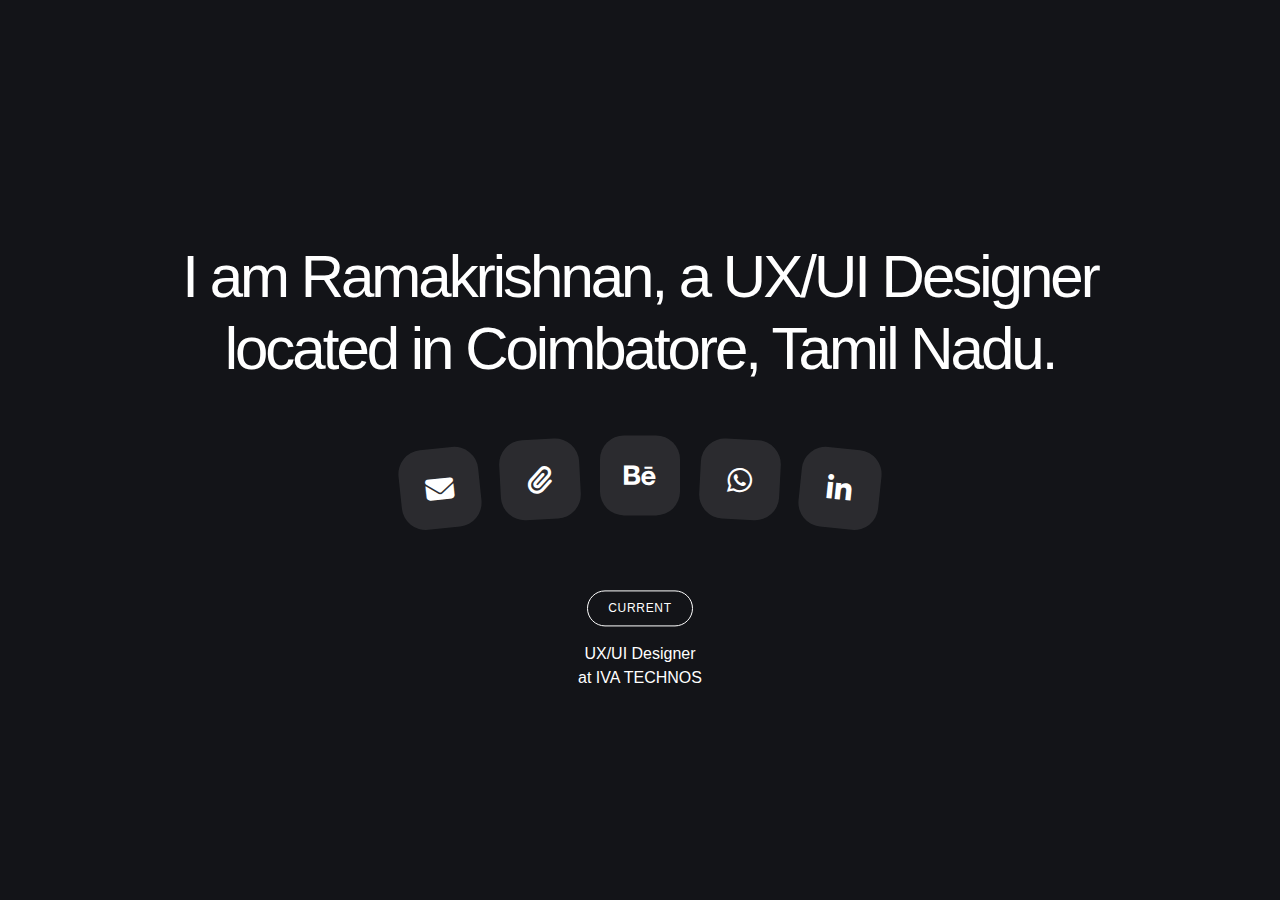
<file: index.html>
<!DOCTYPE html>
<html>
<head>
    <title>Ramakrishnan - Portfolio</title>
    <link rel="icon" type="image/x-icon" href="/assets/images/Favicon.png">
    <link rel="stylesheet" href="style.css">
    <link rel="stylesheet" href="https://cdnjs.cloudflare.com/ajax/libs/font-awesome/6.2.1/css/all.min.css">
    <meta name="viewport" content="width=device-width" />

</head>
<body> 

<div class="container">
    
    <h1>I am Ramakrishnan, a UX/UI Designer located in Coimbatore, Tamil Nadu.</h1>
    <div class="socialButtons">
        <a href="mailto:ramki.uiux07@gmail.com" target="_blank" tabindex="1" class="button b1">
            <span class="tooltiptext">Reach out&#160&#160<i class="fa-sharp fa-solid fa-arrow-up-right-from-square"></i></span>
            <div class="placeholder">
                <i class="fa-solid fa-envelope"></i>             
            </div>
        </a>
        <a href="https://drive.google.com/drive/folders/1wd_J7NH0gqDHnwcAuoM1M9RQiHVlyXGH" target="_blank" tabindex="2" class="button b2">
            <span class="tooltiptext">Resume&#160&#160<i class="fa-sharp fa-solid fa-arrow-up-right-from-square"></i></span>
            <div class="placeholder">
                <i class="fa-solid fa-paperclip"></i> 
            </div>
        </a>
        <a href="https://www.behance.net/ramakrishnan_r" target="_blank" tabindex="3" class="button b3">
            <span class="tooltiptext">Projects&#160&#160<i class="fa-sharp fa-solid fa-arrow-up-right-from-square"></i></span>
            <div class="placeholder">
                <i class="fa-brands fa-behance"></i>
            </div>
        </a>
        <a href="https://api.whatsapp.com/send?phone=918778621851" target="_blank" tabindex="4" class="button b4">
            <span class="tooltiptext">Whatsapp&#160&#160<i class="fa-sharp fa-solid fa-arrow-up-right-from-square"></i></span>
            <div class="placeholder">
                <i class="fa-brands fa-whatsapp"></i>
                    
            </div>
        </a>
        <a href="https://www.linkedin.com/in/ramakrishnan-r-344043233" target="_blank" tabindex="5" class="button b5">
            <span class="tooltiptext">LinkedIn&#160&#160<i class="fa-sharp fa-solid fa-arrow-up-right-from-square"></i></span>
            <div class="placeholder">
                <i class="fa-brands fa-linkedin-in"></i>
            </div>
        </a>
    </div>
    <div class="socialButtonsMobile">
        <div class="top">
            <a href="mailto:ramki.uiux07@gmail.com" target="_blank" tabindex="1" class="button">
                <div class="placeholder">
                    <i class="fa-solid fa-envelope"></i>
                </div>
            </a>
            <a href="https://drive.google.com/drive/folders/1wd_J7NH0gqDHnwcAuoM1M9RQiHVlyXGH" target="_blank" tabindex="2" class="button">
                <div class="placeholder">
                    <i class="fa-solid fa-paperclip"></i>
                </div>
            </a>
        </div>
        <div class="bottom">
            <a href="https://www.behance.net/ramakrishnan_r" tabindex="3" class="button">
                <div class="placeholder">
                    <i class="fa-brands fa-behance"></i>
                </div>
            </a>
            <a href="https://api.whatsapp.com/send?phone=918778621851" target="_blank" tabindex="4" class="button">
                <div class="placeholder">
                    <i class="fa-brands fa-whatsapp"></i>
                </div>
            </a>
            <a href="https://www.linkedin.com/in/ramakrishnan-r-344043233" target="_blank" tabindex="5" class="button">
                <div class="placeholder">
                    <i class="fa-brands fa-linkedin-in"></i>
                </div>
            </a>
        </div>
    </div>
    <div class="current">
        <div class="workBadge" aria-label="Current"><span>CURRENT</span></div>
        <br>
        <br>
        <h3>UX/UI Designer  <br>at IVA TECHNOS</h3>
    </div>
</div>

</body>
</html>
</file>
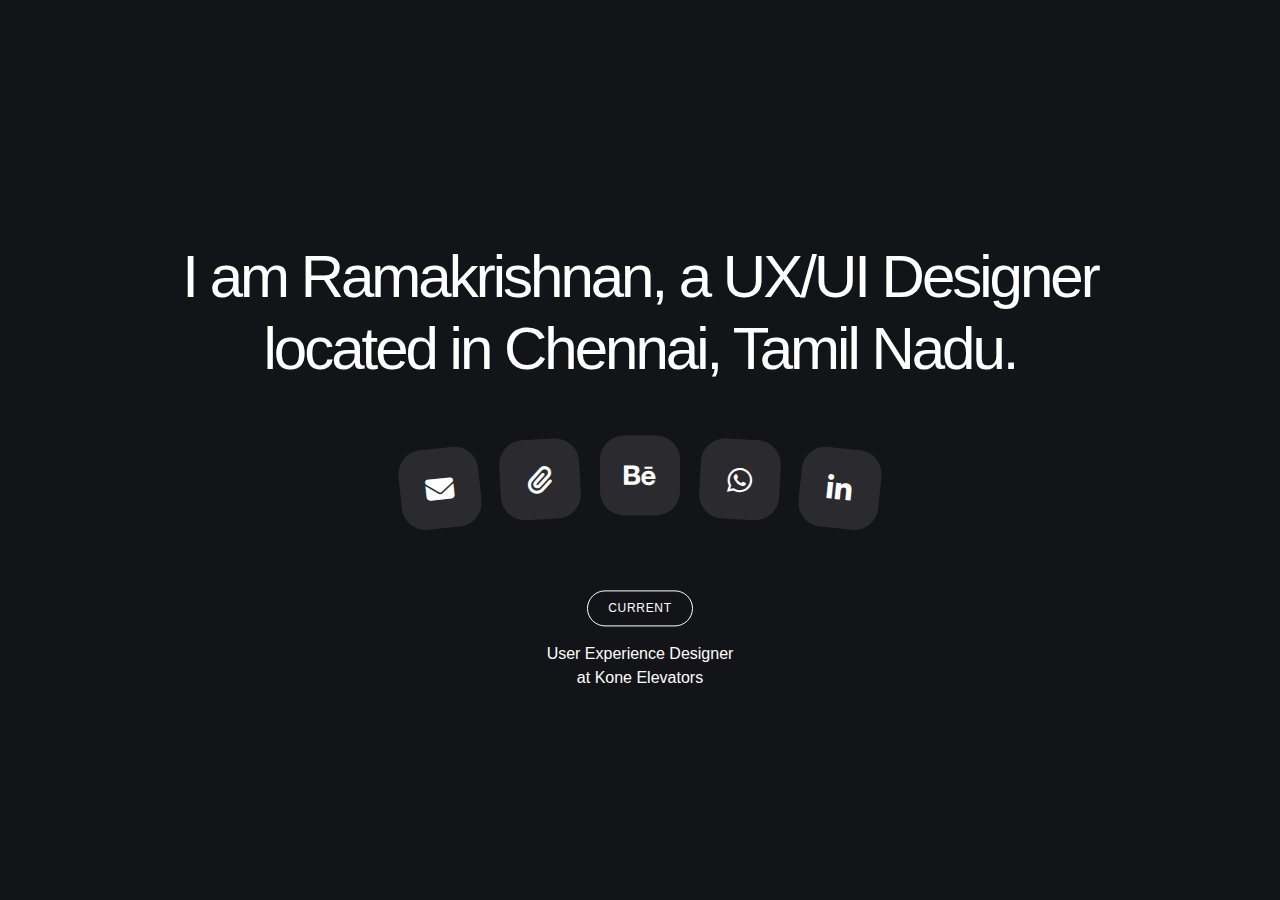
<file: Ramki_portfolio/index.html>
<!DOCTYPE html>
<html>
<head>
    <title>Dane Galbraith - Portfolio</title>
    <link rel="icon" type="image/x-icon" href="/assets/images/Favicon.png">
    <link rel="stylesheet" href="style.css">
    <link rel="stylesheet" href="https://cdnjs.cloudflare.com/ajax/libs/font-awesome/6.2.1/css/all.min.css">
    <meta name="viewport" content="width=device-width" />

</head>
<body> 

<div class="container">
    
    <h1>I am Ramakrishnan, a UX/UI Designer located in Chennai, Tamil Nadu.</h1>
    <div class="socialButtons">
        <a href="mailto:ramki.uiux07@gmail.com" target="_blank" tabindex="1" class="button b1">
            <span class="tooltiptext">Reach out&#160&#160<i class="fa-sharp fa-solid fa-arrow-up-right-from-square"></i></span>
            <div class="placeholder">
                <i class="fa-solid fa-envelope"></i>             
            </div>
        </a>
        <a href="https://drive.google.com/drive/folders/1wd_J7NH0gqDHnwcAuoM1M9RQiHVlyXGH" target="_blank" tabindex="2" class="button b2">
            <span class="tooltiptext">Resume&#160&#160<i class="fa-sharp fa-solid fa-arrow-up-right-from-square"></i></span>
            <div class="placeholder">
                <i class="fa-solid fa-paperclip"></i> 
            </div>
        </a>
        <a href="https://www.behance.net/ramakrishnan_r" target="_blank" tabindex="3" class="button b3">
            <span class="tooltiptext">Projects&#160&#160<i class="fa-sharp fa-solid fa-arrow-up-right-from-square"></i></span>
            <div class="placeholder">
                <i class="fa-brands fa-behance"></i>
            </div>
        </a>
        <a href="https://api.whatsapp.com/send?phone=918778621851" target="_blank" tabindex="4" class="button b4">
            <span class="tooltiptext">Whatsapp&#160&#160<i class="fa-sharp fa-solid fa-arrow-up-right-from-square"></i></span>
            <div class="placeholder">
                <i class="fa-brands fa-whatsapp"></i>
                    
            </div>
        </a>
        <a href="https://www.linkedin.com/in/ramakrishnan-r-344043233" target="_blank" tabindex="5" class="button b5">
            <span class="tooltiptext">LinkedIn&#160&#160<i class="fa-sharp fa-solid fa-arrow-up-right-from-square"></i></span>
            <div class="placeholder">
                <i class="fa-brands fa-linkedin-in"></i>
            </div>
        </a>
    </div>
    <div class="socialButtonsMobile">
        <div class="top">
            <a href="mailto:ramki.uiux07@gmail.com" target="_blank" tabindex="1" class="button">
                <div class="placeholder">
                    <i class="fa-solid fa-envelope"></i>
                </div>
            </a>
            <a href="https://drive.google.com/drive/folders/1wd_J7NH0gqDHnwcAuoM1M9RQiHVlyXGH" target="_blank" tabindex="2" class="button">
                <div class="placeholder">
                    <i class="fa-solid fa-paperclip"></i>
                </div>
            </a>
        </div>
        <div class="bottom">
            <a href="https://www.behance.net/ramakrishnan_r" tabindex="3" class="button">
                <div class="placeholder">
                    <i class="fa-brands fa-behance"></i>
                </div>
            </a>
            <a href="https://api.whatsapp.com/send?phone=918778621851" target="_blank" tabindex="4" class="button">
                <div class="placeholder">
                    <i class="fa-brands fa-whatsapp"></i>
                </div>
            </a>
            <a href="https://www.linkedin.com/in/ramakrishnan-r-344043233" target="_blank" tabindex="5" class="button">
                <div class="placeholder">
                    <i class="fa-brands fa-linkedin-in"></i>
                </div>
            </a>
        </div>
    </div>
    <div class="current">
        <div class="workBadge" aria-label="Current"><span>CURRENT</span></div>
        <br>
        <br>
        <h3>User Experience Designer  <br>at Kone Elevators</h3>
    </div>
</div>

</body>
</html>
</file>
<file: style.css>
body {
  background-color: #131418;
  text-align: center;
}

.container {
  position: absolute;
  transform: translate(-50%, -50%);
  top: 50%;
  left: 50%;
  display: flex;
  flex-direction: column;
  width: 90%;
}

h1 {
  color: white;
  font-family: DM Sans, sans-serif;
  font-style: normal;
  font-weight: 500;
  font-size: 60px;
  letter-spacing: -3px;
  line-height: 1.2em;
  margin-bottom: 50px;
}

h3 {
  color: white;
  font-family: DM Sans, sans-serif;
  font-weight: 400;
  font-size: 16px;
  letter-spacing: 0px;
  line-height: 1.5em;
  margin-block-start: 0.5em;
  margin-block-end: 0.5em;
}

/* Currently Badge */
.workBadge {
  margin-top: 70px;
  color: white;
  font-family: DM Sans, sans-serif;
  font-weight: 500;
  font-size: 12px;
  letter-spacing: 0.7px;
  line-height: 1.2em;
  padding: 10px 0px;
  margin-bottom: 12px;
  user-select: none;
  border: 1px solid white;
  width: fit-content;
  display: inline;
  border-radius: 40px;
}

.workBadge span {
  margin: auto;
  background-color: transparent;
  padding: 10px 20px;
  border-radius: 100px;
}

.current {
  margin-top: 70px;
}

/* TOOLTIPS */

.tooltiptext {
  background-color: white;
  color: #3d4144;
  font-family: DM Sans, sans-serif;
  font-weight: 500;
  font-size: 14px;
  letter-spacing: 0px;
  line-height: 1.2em;
  padding: 10px 12px;
  border-radius: 100px;
  text-decoration: none;
  user-select: none;
  pointer-events: none;

  /* Position the tooltip */
  position: absolute;
  width: 90px;
  z-index: 0;
  top: 100%;
  margin-top: 20px;
  margin-left: -72%;

  /* visibility: hidden; */
  opacity: 0;
}

/* Buttons */

.button {
  width: 80px;
  height: 80px;
  background-color: rgba(255, 255, 255, 0.1);
  border-radius: 24px;
  position: relative;
  box-shadow: 0px 0px 0px 2px transparent;
  -webkit-box-shadow: 0px 0px 0px 2px transparent;
  -moz-box-shadow: 0px 0px 0px 2px transparent;
}

.socialButtons {
  display: flex;
  margin: auto;
  gap: 20px;
}

.button:hover,
.button:focus {
  outline: none;
  /* outline-offset: 4px; */
  background-color: rgba(255, 255, 255, 0.34);
  box-shadow: 0px 0px 0px 4px white;
  -webkit-box-shadow: 0px 0px 0px 4px white;
  -moz-box-shadow: 0px 0px 0px 4px white;
  opacity: 1;
  transition: 0.2s ease;
}

.button:active {
  background-color: rgba(255, 255, 255, 0.36);
  border-radius: 28px;
  transition: 0.2s ease;
}

.button:focus .tooltiptext {
  visibility: visible;
  z-index: 100;
  opacity: 1;
  margin-top: 20px;
  transition: 0.2s ease;
}

.b1:hover .tooltiptext,
.b2:hover .tooltiptext,
.b3:hover .tooltiptext,
.b4:hover .tooltiptext,
.b5:hover .tooltiptext {
  /* visibility: visible; */
  opacity: 1;
  z-index: 100;
  transition: 0.2s ease;
  margin-top: 16px;
}

.b1 {
  transform: rotate(-6deg);
  margin-top: 13px;
}

.b2 {
  transform: rotate(-3deg);
  margin-top: 4px;
}

.b3 {
  transform: rotate(0deg);
}

.b4 {
  transform: rotate(3deg);
  margin-top: 4px;
}

.b5 {
  transform: rotate(6deg);
  margin-top: 13px;
}

.placeholder {
  color: white;
  font-size: 28px;
  width: 60px;
  height: 60px;
  position: absolute;
  transform: translate(-50%, -50%);
  left: 50%;
  top: 70%;
  background: rgba(0, 0, 0, 0);
  border-radius: 30px;
}

.placeholder-text {
  font-family: DM, sans-serif;
  font-size: 16px;
}

.socialButtonsMobile {
  display: none;
  margin: auto;
  flex-direction: column;
  margin: auto;
}

.top,
.bottom {
  display: flex;
  margin: auto;
  gap: 12px;
}

.bottom {
  margin-top: 12px;
}

/* Extra large devices (large laptops and desktops, 1200px and up) */
@media only screen and (min-width: 1100px) {
  .container {
    width: 1100px;
  }
}

@media (max-width: 600px) {
  .container {
    display: flex;
  }

  h1 {
    font-size: 32px;
    font-weight: 400;
    letter-spacing: -1px;
  }

  .socialButtons {
    display: none;
  }
  .socialButtonsMobile {
    display: flex;
  }
}
</file>
<file: Ramki_portfolio/style.css>
body {
  background-color: #131418;
  text-align: center;
}

.container {
  position: absolute;
  transform: translate(-50%, -50%);
  top: 50%;
  left: 50%;
  display: flex;
  flex-direction: column;
  width: 90%;
}

h1 {
  color: white;
  font-family: DM Sans, sans-serif;
  font-style: normal;
  font-weight: 500;
  font-size: 60px;
  letter-spacing: -3px;
  line-height: 1.2em;
  margin-bottom: 50px;
}

h3 {
  color: white;
  font-family: DM Sans, sans-serif;
  font-weight: 400;
  font-size: 16px;
  letter-spacing: 0px;
  line-height: 1.5em;
  margin-block-start: 0.5em;
  margin-block-end: 0.5em;
}

/* Currently Badge */
.workBadge {
  margin-top: 70px;
  color: white;
  font-family: DM Sans, sans-serif;
  font-weight: 500;
  font-size: 12px;
  letter-spacing: 0.7px;
  line-height: 1.2em;
  padding: 10px 0px;
  margin-bottom: 12px;
  user-select: none;
  border: 1px solid white;
  width: fit-content;
  display: inline;
  border-radius: 40px;
}

.workBadge span {
  margin: auto;
  background-color: transparent;
  padding: 10px 20px;
  border-radius: 100px;
}

.current {
  margin-top: 70px;
}

/* TOOLTIPS */

.tooltiptext {
  background-color: white;
  color: #3d4144;
  font-family: DM Sans, sans-serif;
  font-weight: 500;
  font-size: 14px;
  letter-spacing: 0px;
  line-height: 1.2em;
  padding: 10px 12px;
  border-radius: 100px;
  text-decoration: none;
  user-select: none;
  pointer-events: none;

  /* Position the tooltip */
  position: absolute;
  width: 90px;
  z-index: 0;
  top: 100%;
  margin-top: 20px;
  margin-left: -72%;

  /* visibility: hidden; */
  opacity: 0;
}

/* Buttons */

.button {
  width: 80px;
  height: 80px;
  background-color: rgba(255, 255, 255, 0.1);
  border-radius: 24px;
  position: relative;
  box-shadow: 0px 0px 0px 2px transparent;
  -webkit-box-shadow: 0px 0px 0px 2px transparent;
  -moz-box-shadow: 0px 0px 0px 2px transparent;
}

.socialButtons {
  display: flex;
  margin: auto;
  gap: 20px;
}

.button:hover,
.button:focus {
  outline: none;
  /* outline-offset: 4px; */
  background-color: rgba(255, 255, 255, 0.34);
  box-shadow: 0px 0px 0px 4px white;
  -webkit-box-shadow: 0px 0px 0px 4px white;
  -moz-box-shadow: 0px 0px 0px 4px white;
  opacity: 1;
  transition: 0.2s ease;
}

.button:active {
  background-color: rgba(255, 255, 255, 0.36);
  border-radius: 28px;
  transition: 0.2s ease;
}

.button:focus .tooltiptext {
  visibility: visible;
  z-index: 100;
  opacity: 1;
  margin-top: 20px;
  transition: 0.2s ease;
}

.b1:hover .tooltiptext,
.b2:hover .tooltiptext,
.b3:hover .tooltiptext,
.b4:hover .tooltiptext,
.b5:hover .tooltiptext {
  /* visibility: visible; */
  opacity: 1;
  z-index: 100;
  transition: 0.2s ease;
  margin-top: 16px;
}

.b1 {
  transform: rotate(-6deg);
  margin-top: 13px;
}

.b2 {
  transform: rotate(-3deg);
  margin-top: 4px;
}

.b3 {
  transform: rotate(0deg);
}

.b4 {
  transform: rotate(3deg);
  margin-top: 4px;
}

.b5 {
  transform: rotate(6deg);
  margin-top: 13px;
}

.placeholder {
  color: white;
  font-size: 28px;
  width: 60px;
  height: 60px;
  position: absolute;
  transform: translate(-50%, -50%);
  left: 50%;
  top: 70%;
  background: rgba(0, 0, 0, 0);
  border-radius: 30px;
}

.placeholder-text {
  font-family: DM, sans-serif;
  font-size: 16px;
}

.socialButtonsMobile {
  display: none;
  margin: auto;
  flex-direction: column;
  margin: auto;
}

.top,
.bottom {
  display: flex;
  margin: auto;
  gap: 12px;
}

.bottom {
  margin-top: 12px;
}

/* Extra large devices (large laptops and desktops, 1200px and up) */
@media only screen and (min-width: 1100px) {
  .container {
    width: 1100px;
  }
}

@media (max-width: 600px) {
  .container {
    display: flex;
  }

  h1 {
    font-size: 32px;
    font-weight: 400;
    letter-spacing: -1px;
  }

  .socialButtons {
    display: none;
  }
  .socialButtonsMobile {
    display: flex;
  }
}
</file>
